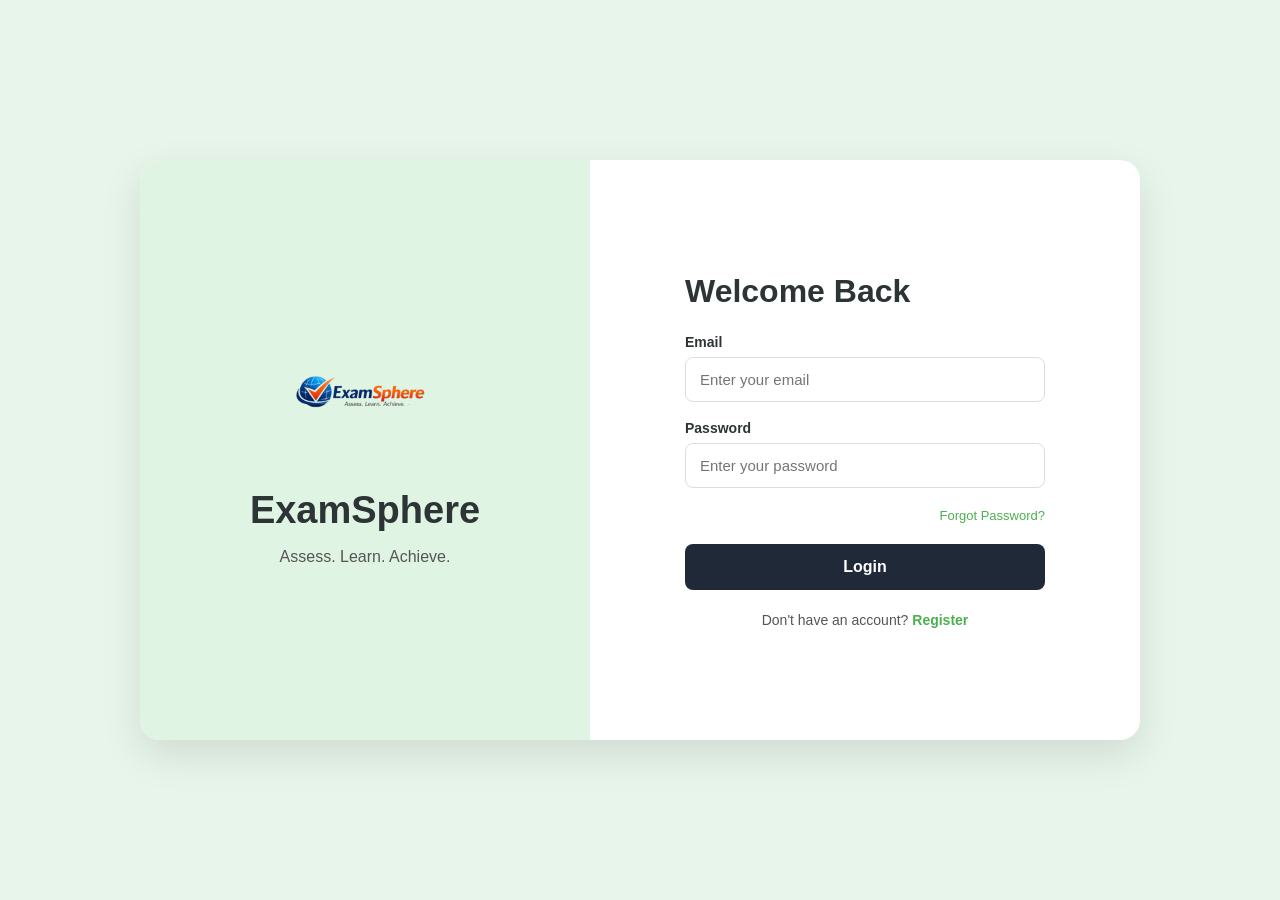
<file: online-exam-portal/online-exam-portal/frontend/index.html>
<!DOCTYPE html>
<html lang="en">
<head>
    <meta charset="UTF-8">
    <meta name="viewport" content="width=device-width, initial-scale=1.0">
    <title>Exam Portal Login</title>
    <link rel="stylesheet" href="css/style.css">
</head>
<body>
<div class="login-page">
<div class="login-container">

<!-- Left Panel -->
<div class="left-panel">
    <img src="static/Logo.png" alt="Exam Portal Logo" class="portal-logo">
    <h1> ExamSphere</h1>
    <p>
        Assess. Learn. Achieve.
    </p>
</div>

<!-- Right Panel -->
<div class="right-panel">
    <div class="login-box">

        <h2 id="formTitle">Welcome Back</h2>
        <div class="alert" id="loginAlert"></div>

        <!-- LOGIN FORM -->
        <div id="loginForm">
            <div class="input-group">
                <label>Email </label>
                <input type="email" id="loginEmail" placeholder="Enter your email" required>
            </div>
            <div class="input-group">
                <label>Password</label>
                <input type="password" id="loginPassword" placeholder="Enter your password" required>
            </div>
            <div class="forgot-container">
                <a href="#" class="forgot" onclick="showForgotPassword(); return false;">Forgot Password?</a>
            </div>
            <button class="login-btn" onclick="login()">
                <span id="loginBtnText">Login</span>
            </button>
            <div class="register">
                Don't have an account?
                <a href="#" onclick="showRegister(); return false;">Register</a>
            </div>
            <!-- <div class="demo-creds">
                <p><strong>Demo Credentials</strong></p>
                <p>Admin: admin@exam.com / admin123</p>
                <p>Student: student@exam.com / student123</p>
            </div> -->
        </div>

        <!-- REGISTER FORM -->
        <div id="registerForm" style="display:none;">
            <div class="input-group">
                <label>Full Name</label>
                <input type="text" id="regName" placeholder="Enter your full name" required>
            </div>
            <div class="input-group">
                <label>Email Address</label>
                <input type="email" id="regEmail" placeholder="Enter your email" required>
            </div>
            <div class="input-group">
                <label>Password</label>
                <input type="password" id="regPassword" placeholder="Create a password (min 6 chars)" required>
            </div>
            <button class="login-btn" onclick="register()">
                <span id="regBtnText">Register</span>
            </button>
            <div class="register">
                Already have an account?
                <a href="#" onclick="showLogin(); return false;">Login</a>
            </div>
        </div>

        <!-- FORGOT PASSWORD FORM -->
        <div id="forgotForm" style="display:none;">
            <div class="input-group">
                <label>Registered Email</label>
                <input type="email" id="forgotEmail" placeholder="Enter your registered email" required>
            </div>
            <div class="input-group">
                <label>New Password</label>
                <input type="password" id="forgotNewPassword" placeholder="Enter new password (min 6 chars)" required>
            </div>
            <button class="login-btn" onclick="resetPassword()">
                <span id="forgotBtnText">Reset Password</span>
            </button>
            <div class="register">
                Remember your password?
                <a href="#" onclick="showLogin(); return false;">Login</a>
            </div>
        </div>

    </div>
</div>

</div>
</div>

<script src="js/app.js"></script>

<script>

    /* ── Redirect if already logged in ── */
    if (localStorage.getItem('token')) {
        const role = localStorage.getItem('role');
        window.location.href = role === 'ADMIN' ? 'admin-dashboard.html' : 'student-dashboard.html';
    }

    /* ── Alert helper ── */
    function showAlert(message, type = 'error') {
        const alertBox = document.getElementById('loginAlert');
        alertBox.textContent = message;
        alertBox.className = 'alert ' + type;
        alertBox.style.display = 'block';
        setTimeout(() => { alertBox.style.display = 'none'; }, 4000);
    }

    /* ── Form switchers ── */
    function showLogin() {
        document.getElementById('loginForm').style.display    = 'block';
        document.getElementById('registerForm').style.display = 'none';
        document.getElementById('forgotForm').style.display   = 'none';
        document.getElementById('formTitle').textContent      = 'Welcome Back';
        document.getElementById('loginAlert').style.display   = 'none';
    }

    function showRegister() {
        document.getElementById('loginForm').style.display    = 'none';
        document.getElementById('registerForm').style.display = 'block';
        document.getElementById('forgotForm').style.display   = 'none';
        document.getElementById('formTitle').textContent      = 'Create Account';
        document.getElementById('loginAlert').style.display   = 'none';
    }

    function showForgotPassword() {
        document.getElementById('loginForm').style.display    = 'none';
        document.getElementById('registerForm').style.display = 'none';
        document.getElementById('forgotForm').style.display   = 'block';
        document.getElementById('formTitle').textContent      = 'Reset Password';
        document.getElementById('loginAlert').style.display   = 'none';
    }

    /* ── LOGIN ── */
    async function login() {
        const email    = document.getElementById('loginEmail').value.trim();
        const password = document.getElementById('loginPassword').value;
        const btn      = document.getElementById('loginBtnText');

        if (!email || !password) { showAlert('Please fill all fields'); return; }

        btn.textContent = 'Logging in...';
        try {
            const res = await api.post('/auth/login', { email, password });

            localStorage.setItem('token',  res.token);
            localStorage.setItem('role',   res.role);
            localStorage.setItem('name',   res.name);
            localStorage.setItem('userId', res.id);

            window.location.href = res.role === 'ADMIN'
                ? 'admin-dashboard.html'
                : 'student-dashboard.html';

        } catch (err) {
            showAlert(err.message || 'Login failed. Check your credentials.');
            btn.textContent = 'Login';
        }
    }

    /* ── REGISTER → POST /api/auth/register ── */
    async function register() {
        const name     = document.getElementById('regName').value.trim();
        const email    = document.getElementById('regEmail').value.trim();
        const password = document.getElementById('regPassword').value;
        const btn      = document.getElementById('regBtnText');

        if (!name || !email || !password) { showAlert('Please fill all fields'); return; }
        if (password.length < 6)          { showAlert('Password must be at least 6 characters'); return; }

        btn.textContent = 'Registering...';
        try {
            await api.post('/auth/register', { name, email, password, role: 'STUDENT' });
            showAlert('Registration successful! Please login.', 'success');
            setTimeout(showLogin, 1500);
        } catch (err) {
            showAlert(err.message || 'Registration failed. Email may already be in use.');
        } finally {
            btn.textContent = 'Register';
        }
    }

    /* ── RESET PASSWORD → POST /api/auth/reset-password ── */
    async function resetPassword() {
        const email       = document.getElementById('forgotEmail').value.trim();
        const newPassword = document.getElementById('forgotNewPassword').value;
        const btn         = document.getElementById('forgotBtnText');

        if (!email || !newPassword) { showAlert('Please fill all fields'); return; }
        if (newPassword.length < 6) { showAlert('Password must be at least 6 characters'); return; }

        btn.textContent = 'Resetting...';
        try {
            await api.post('/auth/reset-password', { email, newPassword });
            showAlert('Password reset successful! Please login.', 'success');
            setTimeout(showLogin, 1500);
        } catch (err) {
            showAlert(err.message || 'Reset failed. Email may not be registered.');
        } finally {
            btn.textContent = 'Reset Password';
        }
    }

</script>

</body>
</html>
</file>
<file: online-exam-portal/online-exam-portal/frontend/css/style.css>
/* ============================================
   ONLINE EXAM PORTAL - Main Stylesheet
   ============================================ */

* { margin: 0; padding: 0; box-sizing: border-box; font-family: 'Segoe UI', sans-serif; }

:root {
    --primary: #4f46e5;
    --primary-dark: #3730a3;
    --success: #10b981;
    --danger: #ef4444;
    --warning: #f59e0b;
    --bg: #f1f5f9;
    --card: #ffffff;
    --text: #1e293b;
    --text-light: #64748b;
    --border: #e2e8f0;
    --radius: 12px;
    --shadow: 0 4px 6px -1px rgba(0,0,0,0.1);
    --shadow-lg: 0 10px 25px -5px rgba(0,0,0,0.15);
}

html, body {
    width: 100%;
    height: 100%;
}

body { background: var(--bg); color: var(--text); }

/* ============================================
   LOGIN PAGE
   ============================================ */

.login-page {
    width: 100%;
    min-height: 100vh;
    background: #e8f5ea;
    display: flex;
    justify-content: center;
    align-items: center;
    padding: 20px;
}

.login-container {
    width: 100%;
    max-width: 1000px;
    min-height: 580px;
    background: white;
    border-radius: 20px;
    overflow: hidden;
    display: flex;
    box-shadow: 0 15px 40px rgba(0,0,0,0.1);
}

/* LEFT PANEL */
.left-panel {
    width: 45%;
    background: #dff4e3;
    display: flex;
    flex-direction: column;
    justify-content: center;
    align-items: center;
    padding: 40px;
    text-align: center;
}

.left-panel img {
    width: 200px;
    margin-bottom: 25px;
}

.left-panel h1 {
    font-size: 38px;
    color: #2d3436;
    margin-bottom: 12px;
}

.left-panel p {
    font-size: 16px;
    color: #555;
    line-height: 1.6;
}

/* RIGHT PANEL */
.right-panel {
    width: 55%;
    display: flex;
    justify-content: center;
    align-items: center;
    padding: 40px;
}

.login-box {
    width: 100%;
    max-width: 360px;
}

.login-box h2 {
    font-size: 32px;
    margin-bottom: 24px;
    color: #2d3436;
}

/* ALERT */
.alert {
    display: none;
    padding: 12px 16px;
    border-radius: 8px;
    font-size: 13px;
    margin-bottom: 16px;
}
.alert.show  { display: block; }
.alert.error   { background: #fef2f2; color: #991b1b; border: 1px solid #fca5a5; }
.alert.success { background: #ecfdf5; color: #065f46; border: 1px solid #6ee7b7; }

/* INPUT GROUPS */
.input-group { margin-bottom: 18px; }

.input-group label {
    display: block;
    margin-bottom: 7px;
    font-weight: 600;
    font-size: 14px;
    color: #2d3436;
}

.input-group input {
    width: 100%;
    padding: 13px 14px;
    border: 1.5px solid #ddd;
    border-radius: 8px;
    font-size: 15px;
    outline: none;
    transition: border-color 0.2s;
    color: var(--text);
}

.input-group input:focus {
    border-color: #4caf50;
}

/* FORGOT PASSWORD LINK */
.forgot-container {
    text-align: right;
    margin-top: 6px;
    margin-bottom: 20px;
}

.forgot {
    color: #4caf50;
    text-decoration: none;
    font-size: 13px;
    font-weight: 500;
}

.forgot:hover { text-decoration: underline; }

/* LOGIN BUTTON */
.login-btn {
    width: 100%;
    padding: 14px;
    border: none;
    border-radius: 8px;
    background: #1f2937;
    color: white;
    font-size: 16px;
    font-weight: 600;
    cursor: pointer;
    margin-bottom: 16px;
    transition: background 0.2s;
}

.login-btn:hover { background: #111827; }

/* REGISTER LINK */
.register {
    text-align: center;
    margin-top: 6px;
    font-size: 14px;
    color: #555;
}

.register a {
    color: #4caf50;
    text-decoration: none;
    font-weight: 600;
}

.register a:hover { text-decoration: underline; }

/* DEMO CREDENTIALS */
.demo-creds {
    margin-top: 20px;
    padding: 12px 16px;
    background: #eff6ff;
    border-radius: 8px;
    font-size: 12px;
    color: #1d4ed8;
    line-height: 1.9;
}

.demo-creds p { margin: 0; }

/* RESPONSIVE - stack panels on small screens */
@media (max-width: 680px) {
    .login-container {
        flex-direction: column;
        min-height: unset;
        border-radius: 16px;
    }
    .left-panel, .right-panel {
        width: 100%;
    }
    .left-panel {
        padding: 30px 20px;
        min-height: 180px;
    }
    .left-panel h1 { font-size: 28px; }
    .left-panel img { width: 120px; margin-bottom: 15px; }
    .right-panel { padding: 30px 20px; }
}

/* ============================================
   AUTH (other pages)
   ============================================ */

.auth-body {
    min-height: 100vh;
    display: flex;
    align-items: center;
    justify-content: center;
    background: linear-gradient(135deg, #4f46e5 0%, #7c3aed 100%);
}

.auth-container { width: 100%; max-width: 420px; padding: 20px; }

.auth-card {
    background: var(--card);
    border-radius: 20px;
    padding: 40px;
    box-shadow: var(--shadow-lg);
}

.auth-logo { text-align: center; margin-bottom: 30px; }
.auth-logo .logo-icon { font-size: 48px; margin-bottom: 10px; }
.auth-logo h1 { font-size: 28px; color: var(--primary); font-weight: 700; }
.auth-logo p { color: var(--text-light); font-size: 14px; margin-top: 4px; }

.auth-tabs {
    display: flex;
    background: var(--bg);
    border-radius: 10px;
    padding: 4px;
    margin-bottom: 24px;
}

.tab-btn {
    flex: 1;
    padding: 10px;
    border: none;
    background: transparent;
    border-radius: 8px;
    cursor: pointer;
    font-size: 14px;
    font-weight: 500;
    color: var(--text-light);
    transition: all 0.2s;
}

.tab-btn.active {
    background: var(--card);
    color: var(--primary);
    box-shadow: var(--shadow);
    font-weight: 600;
}

/* ============================================
   NAVBAR
   ============================================ */

.navbar {
    background: var(--card);
    border-bottom: 1px solid var(--border);
    padding: 0 24px;
    height: 64px;
    display: flex;
    align-items: center;
    gap: 20px;
    box-shadow: var(--shadow);
    position: sticky;
    top: 0;
    z-index: 100;
}

.nav-brand { font-size: 20px; font-weight: 700; color: var(--primary); flex-shrink: 0; }
.nav-links { display: flex; gap: 8px; flex: 1; }

.nav-btn {
    padding: 8px 16px;
    border: none;
    background: transparent;
    border-radius: 8px;
    cursor: pointer;
    font-size: 14px;
    color: var(--text-light);
    transition: all 0.2s;
}

.nav-btn:hover { background: var(--bg); color: var(--text); }
.nav-btn.active { background: #eff6ff; color: var(--primary); font-weight: 600; }

/* ── Navbar user info fix ── */
/* ── Navbar user section ── */
.nav-user {
    display: flex;
    flex-direction: row;
    align-items: center;
    gap: 10px;
    flex-shrink: 0;
}

.nav-username {
    font-size: 14px;
    color: var(--text-light);
    white-space: nowrap;
}

.badge-admin {
    background: #fee2e2;
    color: #dc2626;
    font-size: 11px;
    padding: 3px 10px;
    border-radius: 99px;
    font-weight: 600;
    white-space: nowrap;
}

/* ============================================
   LAYOUT
   ============================================ */

.container { max-width: 1200px; margin: 0 auto; padding: 24px; }

.section-header {
    display: flex;
    align-items: center;
    gap: 16px;
    margin-bottom: 24px;
    flex-wrap: wrap;
}

.section-header h2 { font-size: 22px; font-weight: 700; flex: 1; }
.section-header p { color: var(--text-light); font-size: 14px; width: 100%; margin-top: -12px; }

/* ============================================
   CARDS
   ============================================ */

.card {
    background: var(--card);
    border-radius: var(--radius);
    padding: 24px;
    box-shadow: var(--shadow);
    margin-bottom: 16px;
}

.cards-grid {
    display: grid;
    grid-template-columns: repeat(auto-fill, minmax(300px, 1fr));
    gap: 20px;
}

.exam-card {
    background: var(--card);
    border-radius: var(--radius);
    padding: 24px;
    box-shadow: var(--shadow);
    border: 2px solid transparent;
    transition: all 0.2s;
}

.exam-card:hover {
    border-color: var(--primary);
    transform: translateY(-2px);
    box-shadow: var(--shadow-lg);
}

.exam-card h3 { font-size: 17px; font-weight: 600; margin-bottom: 8px; color: var(--text); }
.exam-card p { font-size: 13px; color: var(--text-light); margin-bottom: 16px; line-height: 1.5; }

.exam-meta { display: flex; gap: 12px; flex-wrap: wrap; margin-bottom: 16px; }
.meta-tag { background: #eff6ff; color: #3b82f6; padding: 4px 10px; border-radius: 99px; font-size: 12px; font-weight: 500; }
.meta-tag.green { background: #ecfdf5; color: #10b981; }
.meta-tag.orange { background: #fff7ed; color: #f97316; }

/* ============================================
   STATS
   ============================================ */

.stats-grid {
    display: grid;
    grid-template-columns: repeat(auto-fit, minmax(200px, 1fr));
    gap: 20px;
    margin-bottom: 32px;
}

.stat-card {
    background: var(--card);
    border-radius: var(--radius);
    padding: 28px;
    box-shadow: var(--shadow);
    text-align: center;
    border-top: 4px solid var(--primary);
}

.stat-num { font-size: 40px; font-weight: 700; color: var(--primary); }
.stat-label { font-size: 14px; color: var(--text-light); margin-top: 4px; }

/* ============================================
   FORMS
   ============================================ */

.form-group { margin-bottom: 18px; }

.form-group label {
    display: block;
    font-size: 13px;
    font-weight: 600;
    color: var(--text);
    margin-bottom: 6px;
}

.form-group input, .form-group textarea, .form-group select {
    width: 100%;
    padding: 10px 14px;
    border: 1.5px solid var(--border);
    border-radius: 8px;
    font-size: 14px;
    color: var(--text);
    transition: border-color 0.2s;
    outline: none;
}

.form-group input:focus, .form-group textarea:focus, .form-group select:focus {
    border-color: var(--primary);
}

.form-grid { display: grid; grid-template-columns: 1fr 1fr; gap: 16px; }
.form-grid .full-width { grid-column: 1 / -1; }
.form-actions { display: flex; gap: 12px; margin-top: 20px; }

/* ============================================
   BUTTONS
   ============================================ */

.btn {
    padding: 10px 20px;
    border: none;
    border-radius: 8px;
    cursor: pointer;
    font-size: 14px;
    font-weight: 600;
    transition: all 0.2s;
    display: inline-flex;
    align-items: center;
    gap: 6px;
}

.btn-primary { background: var(--primary); color: white; }
.btn-primary:hover { background: var(--primary-dark); }
.btn-success { background: var(--success); color: white; }
.btn-success:hover { background: #059669; }
.btn-danger { background: var(--danger); color: white; }
.btn-danger:hover { background: #dc2626; }
.btn-outline { background: transparent; border: 1.5px solid var(--border); color: var(--text); }
.btn-outline:hover { border-color: var(--primary); color: var(--primary); }
.btn-full { width: 100%; justify-content: center; padding: 12px; }
.btn-sm { padding: 6px 14px; font-size: 13px; }

/* ============================================
   TABLE
   ============================================ */

.table-wrap {
    overflow-x: auto;
    background: var(--card);
    border-radius: var(--radius);
    box-shadow: var(--shadow);
}

table { width: 100%; border-collapse: collapse; }

th {
    background: #f8fafc;
    padding: 12px 16px;
    text-align: left;
    font-size: 12px;
    font-weight: 600;
    color: var(--text-light);
    text-transform: uppercase;
    letter-spacing: 0.5px;
}

td { padding: 14px 16px; border-bottom: 1px solid var(--border); font-size: 14px; }
tr:last-child td { border-bottom: none; }
tr:hover td { background: #f8fafc; }

.badge { padding: 4px 10px; border-radius: 99px; font-size: 12px; font-weight: 600; }
.badge-pass     { background: #ecfdf5; color: #065f46; }
.badge-fail     { background: #fef2f2; color: #991b1b; }
.badge-active   { background: #ecfdf5; color: #065f46; }
.badge-inactive { background: #f1f5f9; color: #64748b; }

/* ============================================
   EXAM MODAL
   ============================================ */

.modal {
    position: fixed;
    inset: 0;
    z-index: 200;
    display: flex;
    align-items: center;
    justify-content: center;
    padding: 20px;
}

.modal-overlay { position: absolute; inset: 0; background: rgba(0,0,0,0.5); }

.modal-content {
    position: relative;
    background: var(--card);
    border-radius: 20px;
    width: 100%;
    max-width: 760px;
    max-height: 90vh;
    overflow-y: auto;
    box-shadow: var(--shadow-lg);
}

.exam-modal { padding: 0; }

.exam-header {
    display: flex;
    justify-content: space-between;
    align-items: center;
    padding: 20px 28px;
    border-bottom: 1px solid var(--border);
    background: var(--primary);
    border-radius: 20px 20px 0 0;
}

.exam-header h2 { color: white; font-size: 18px; }

.exam-timer {
    color: white;
    font-size: 18px;
    font-weight: 700;
    background: rgba(255,255,255,0.2);
    padding: 6px 14px;
    border-radius: 8px;
}

.exam-timer.warning { background: var(--danger); animation: pulse 1s infinite; }

@keyframes pulse { 0%,100% { opacity: 1; } 50% { opacity: 0.7; } }

.exam-progress { padding: 16px 28px; border-bottom: 1px solid var(--border); }
.exam-progress span { font-size: 13px; color: var(--text-light); }
.progress-bar { height: 6px; background: var(--border); border-radius: 99px; margin-top: 8px; }
.progress-fill { height: 100%; background: var(--primary); border-radius: 99px; transition: width 0.3s; }

#questionContainer { padding: 28px; }
.question-num { font-size: 12px; color: var(--text-light); font-weight: 600; text-transform: uppercase; margin-bottom: 10px; }
.question-text { font-size: 17px; font-weight: 600; margin-bottom: 20px; line-height: 1.5; color: var(--text); }

.options-list { display: flex; flex-direction: column; gap: 10px; }

.option-item {
    display: flex;
    align-items: center;
    gap: 12px;
    padding: 14px 18px;
    border: 2px solid var(--border);
    border-radius: 10px;
    cursor: pointer;
    transition: all 0.2s;
}

.option-item:hover { border-color: var(--primary); background: #eff6ff; }
.option-item.selected { border-color: var(--primary); background: #eff6ff; }
.option-item input[type="radio"] { display: none; }

.option-label {
    width: 28px;
    height: 28px;
    border-radius: 50%;
    background: var(--bg);
    display: flex;
    align-items: center;
    justify-content: center;
    font-weight: 700;
    font-size: 13px;
    color: var(--text-light);
    flex-shrink: 0;
}

.option-item.selected .option-label { background: var(--primary); color: white; }
.option-text { font-size: 15px; color: var(--text); }

.exam-navigation {
    display: flex;
    align-items: center;
    justify-content: space-between;
    padding: 16px 28px;
    border-top: 1px solid var(--border);
}

.question-dots { display: flex; gap: 6px; flex-wrap: wrap; }

.q-dot {
    width: 28px;
    height: 28px;
    border-radius: 50%;
    background: var(--border);
    border: none;
    cursor: pointer;
    font-size: 11px;
    font-weight: 600;
    transition: all 0.2s;
}

.q-dot.answered { background: var(--success); color: white; }
.q-dot.current  { background: var(--primary); color: white; }

.submit-area { padding: 16px 28px; border-top: 1px solid var(--border); }

/* ============================================
   RESULT MODAL
   ============================================ */

.result-modal { padding: 40px; text-align: center; }
.result-icon  { font-size: 60px; margin-bottom: 16px; }
.result-score { font-size: 48px; font-weight: 700; margin-bottom: 8px; }
.result-score.pass { color: var(--success); }
.result-score.fail { color: var(--danger); }
.result-label { font-size: 16px; color: var(--text-light); margin-bottom: 24px; }

.result-details {
    background: var(--bg);
    border-radius: 12px;
    padding: 20px;
    margin-bottom: 24px;
    display: grid;
    grid-template-columns: 1fr 1fr;
    gap: 12px;
}

.result-detail-item { text-align: center; }
.result-detail-item .num { font-size: 22px; font-weight: 700; color: var(--text); }
.result-detail-item .lbl { font-size: 12px; color: var(--text-light); margin-top: 2px; }

/* ============================================
   UTILITIES
   ============================================ */

.hidden { display: none !important; }
.loading { text-align: center; padding: 40px; color: var(--text-light); font-size: 16px; }
.empty-state { text-align: center; padding: 60px 20px; color: var(--text-light); }
.empty-state .icon { font-size: 48px; margin-bottom: 12px; }

/* ============================================
   RESPONSIVE
   ============================================ */

@media (max-width: 680px) {
    .login-container { flex-direction: column; min-height: unset; border-radius: 16px; }
    .left-panel, .right-panel { width: 100%; }
    .left-panel { padding: 30px 20px; min-height: 160px; }
    .left-panel h1 { font-size: 26px; }
    .left-panel img { width: 100px; margin-bottom: 12px; }
    .right-panel { padding: 30px 20px; }
}

@media (max-width: 640px) {
    .form-grid { grid-template-columns: 1fr; }
    .navbar { flex-wrap: wrap; height: auto; padding: 12px; gap: 8px; }
    .nav-links { order: 3; width: 100%; }
    .container { padding: 16px; }
    .exam-header { flex-direction: column; gap: 10px; text-align: center; }
    .result-details { grid-template-columns: 1fr; }
}
</file>
